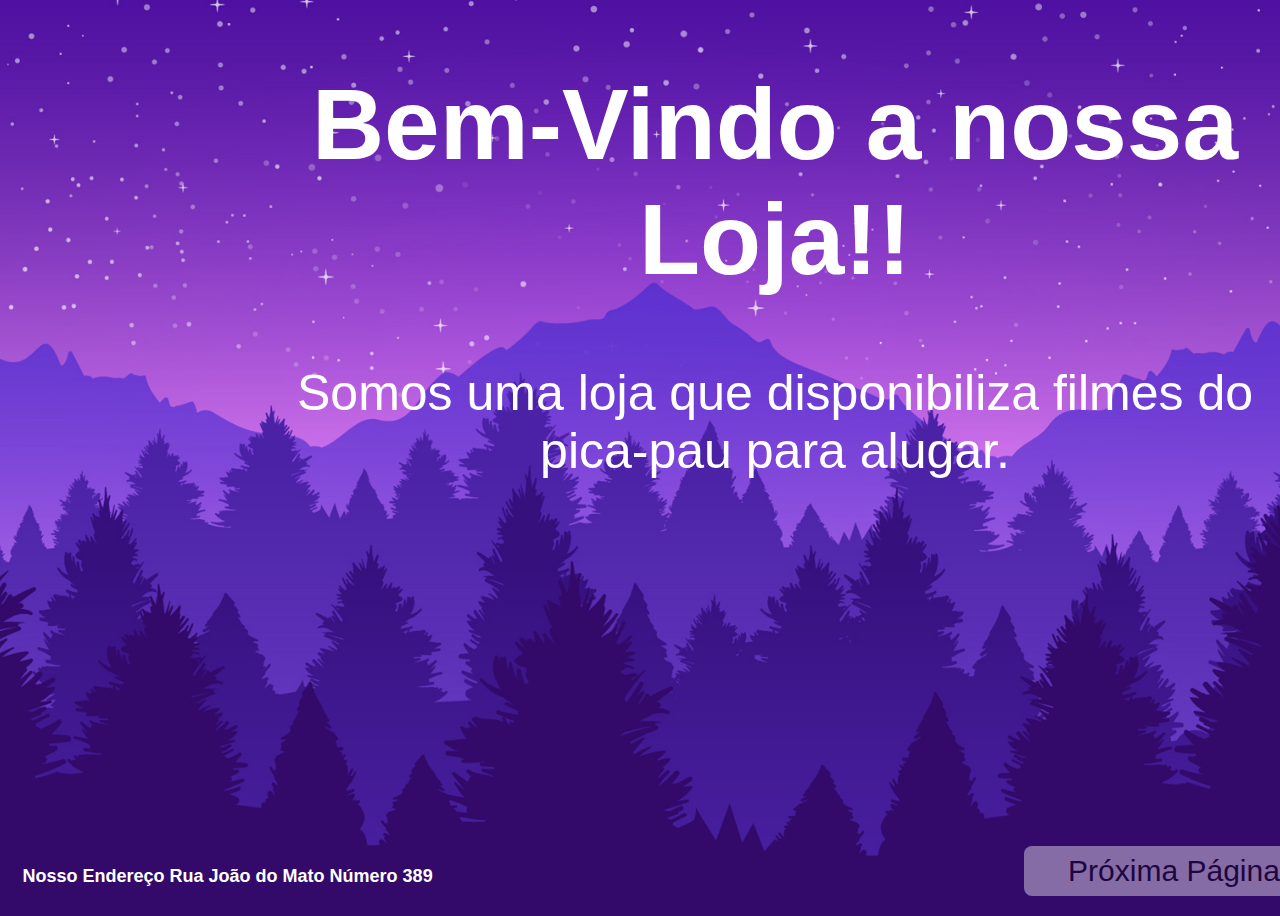
<file: Bem-vindo.html>
<!DOCTYPE html>
<html lang="en">
<head>
    <meta charset="UTF-8">
    <meta name="viewport" content="width=device-width, initial-scale=1.0">
    <link rel="stylesheet" href="Bem-vindo.css">
    <title>Bem-Vindo</title>
</head>
<body>
    <div class="container">
        
        <div class="titulo">
            <h1>Bem-Vindo a nossa Loja!!</h1>
            <p>Somos uma loja que disponibiliza filmes do pica-pau para alugar.</p>
        </div>
        <h2>Nosso Endereço Rua João do Mato Número 389</h2>
        <a href="login.html" target="_blank"><button class="Proxima-Pag">Próxima Página</button></a>
    </div>
</body>
</html>
</file>
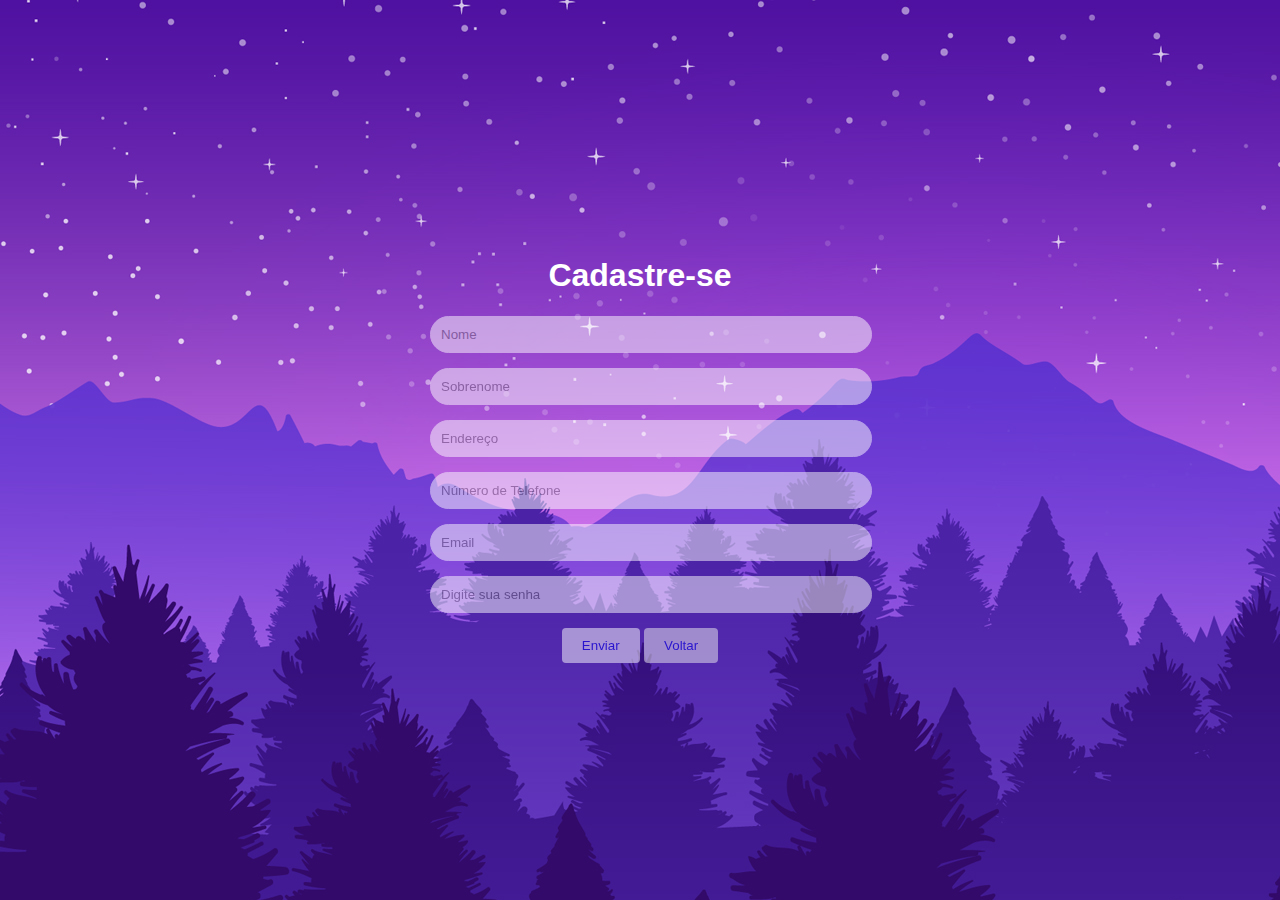
<file: cadastro.html>
<!DOCTYPE html>
<html lang="en">
<head>
    <meta charset="UTF-8">
    <meta name="viewport" content="width=device-width, initial-scale=1.0">
    <link rel="stylesheet" href="cadastro.css">
    <title>Cadastre-se</title>
</head>
<body>


    <div class="form-container">
        <h1 class="list-cad">Cadastre-se</h1>
        <form class="cadastro">
            <div class="form-cadastro">
                <input type="text" placeholder="Nome" class="Nome-Cliente">
            </div>
            
            <div class="form-cadastro">
                <input type="text" placeholder="Sobrenome" class="Sobrenome-Cliente">
            </div>

            <div class="form-cadastro">
                <input type="text" placeholder="Endereço" class="Endereco-Cliente">
            </div>

            <div class="form-cadastro">
                <input type="text" placeholder="Número de Telefone" class="Numero-Cliente">
            </div>

            <div class="form-cadastro">
                <input type="email" placeholder="Email" class="Email-Cliente">
            </div>

            <div class="form-cadastro">
                <input type="password" placeholder="Digite sua senha" class="Senha-Cliente">
            </div>

            <div class="Envia-Cadastro">
                <button class="cadastro-enviado"><a href="Bem-vindo.html">Enviar</a></button>
                <button class="cancela-cadastro"><a href="login.html">Voltar</a></button>
            </div>
        </form>
    </div>
</body>
</html>
</file>
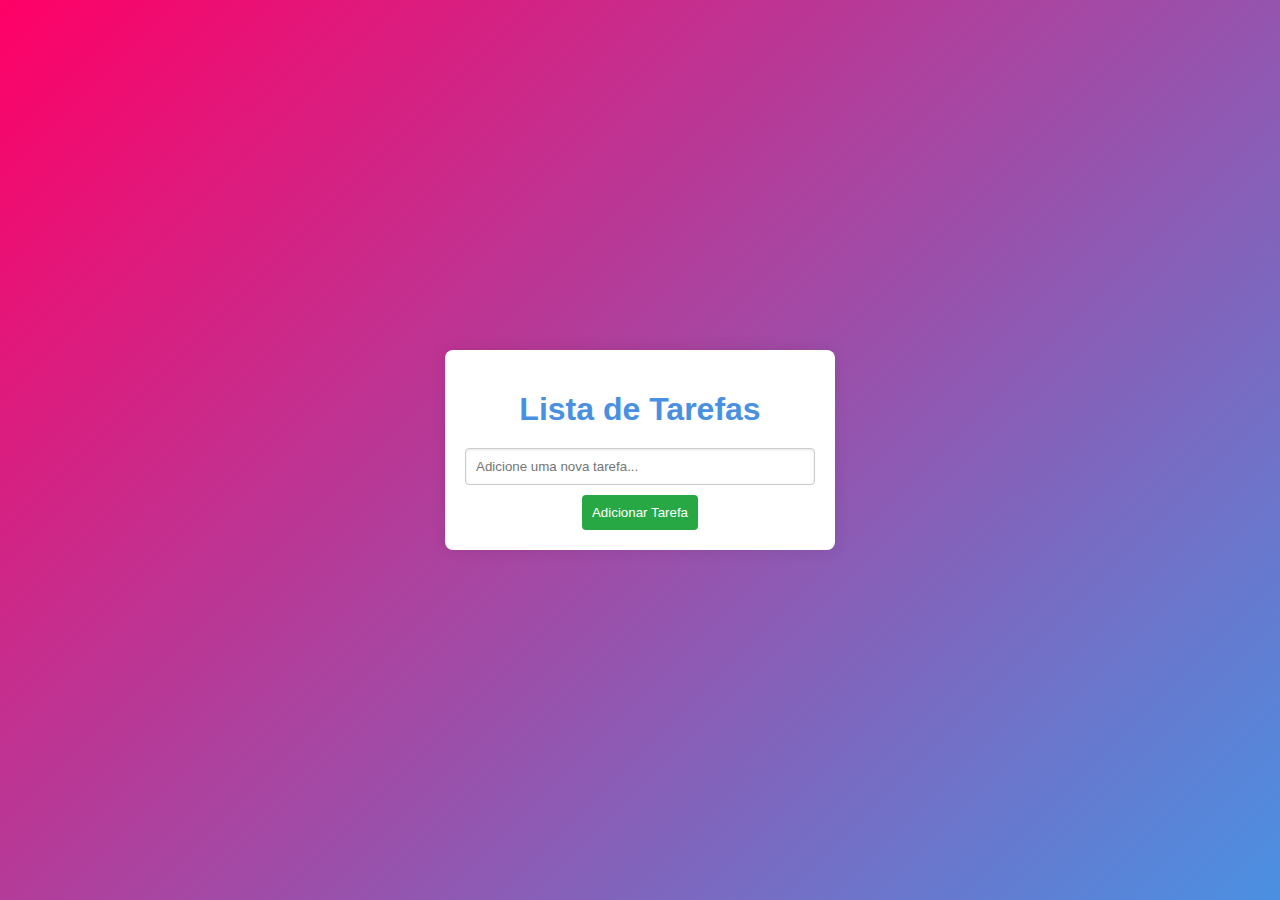
<file: ListadeTarefas.html>
<!DOCTYPE html>
<html lang="pt-BR">
<head>
    <meta charset="UTF-8">
    <meta name="viewport" content="width=device-width, initial-scale=1.0">
    <title>Lista de Tarefas</title>
    <link rel="stylesheet" href="ListadeTarefas.css">
</head>
<body>
    <div class="container">
        <h1>Lista de Tarefas</h1>
        <input type="text" id="new-task" placeholder="Adicione uma nova tarefa...">
        <button id="add-task-button">Adicionar Tarefa</button>
        <ul id="task-list"></ul>
    </div>
    <script src="ListadeTarefas.js"></script>
</body>
</html>
</file>
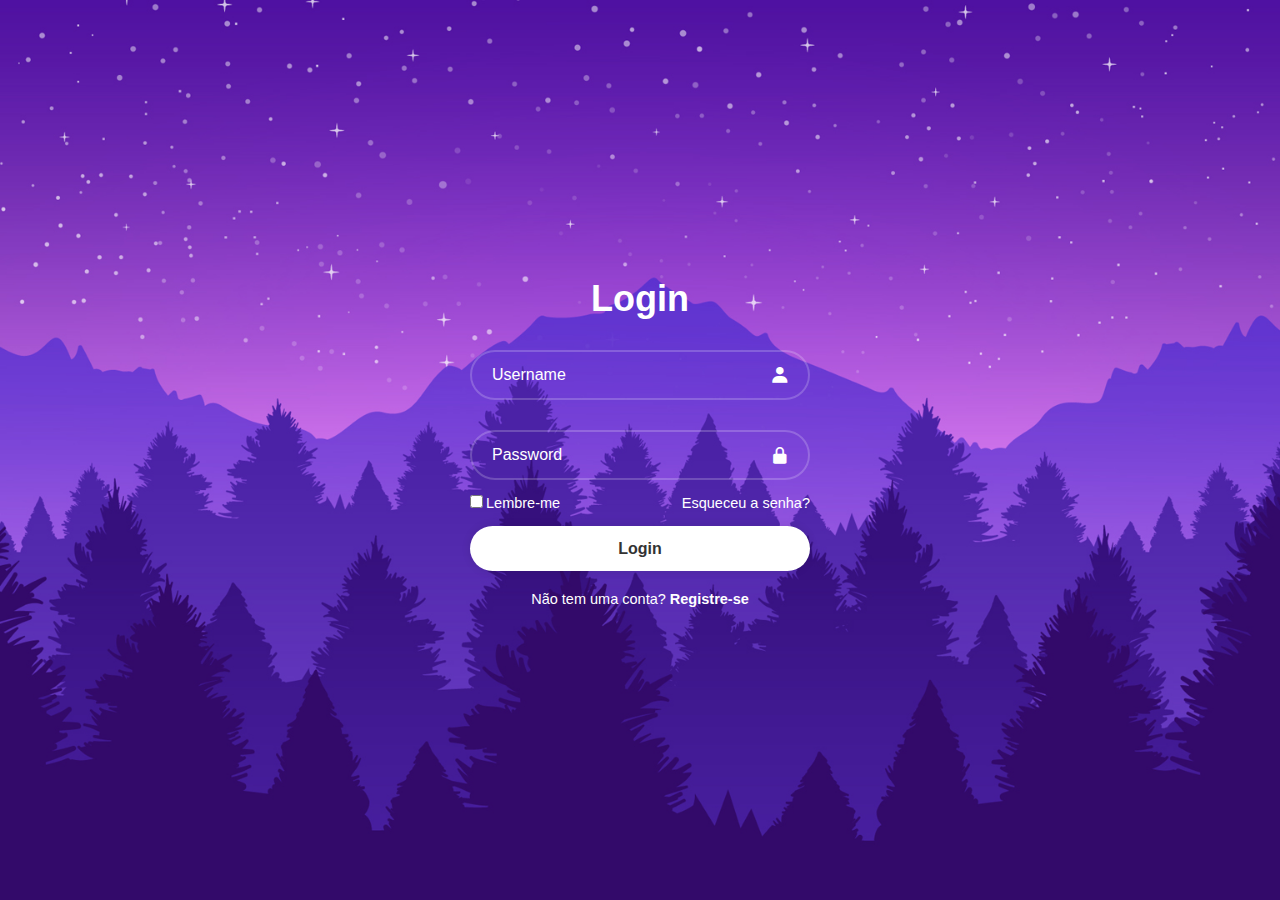
<file: login.html>
<!DOCTYPE html>
<html lang="en">
<head>
    <meta charset="UTF-8">
    <meta name="viewport" content="width=device-width, initial-scale=1.0">
    <link href='https://unpkg.com/boxicons@2.1.4/css/boxicons.min.css' rel='stylesheet'>
    <link rel="icon" type="image/png" href="Logo.png">
    <link rel="stylesheet" href="login.css">
    <title>Login</title>
</head>
<body>

    <div class="wrapper"> 
        <form id="loginForm" action="">
            <h1>Login</h1>
            <div class="input-box"> 
                <input id="username" type="text" placeholder="Username" required>
                <i class='bx bxs-user'></i>
            </div>
            <div class="input-box">
                <input id="password" type="password" placeholder="Password" required>
                <i class='bx bxs-lock-alt'></i>
            </div>

            <div class="remember-forgot">
                <label><input type="checkbox">Lembre-me</label>
                <a href="#">Esqueceu a senha?</a>
            </div>

            <button type="submit" class="btn">Login</button>

            <div class="register-link">
                <p>Não tem uma conta? <a href="cadastro.html">Registre-se</a></p>
            </div>
            <p id="errorMessage" style="color: red; display: none;">Usuário ou senha incorretos</p>
        </form>
    </div>

    <script src="login.js"></script>
</body>
</html>
</file>
<file: Bem-vindo.css>
body{
    display: flex;
    justify-content: center;
    align-items: center;
    min-height: 100vh;

    background: url(img.jpg) no-repeat;
    background-size: cover;
    background-position: center;
}

.titulo{
    font-family: Arial, Helvetica, sans-serif;
    top: 0;
    left: 270px;
    position: absolute;

    text-align: center;
    font-size: 50px;
    color: white;
}

h2{
    position: absolute;
    font-family: Arial, Helvetica, sans-serif;
    top: 94%;
    margin: 20px;
    font-size: large;
    height: 40px;
    color: white;
    left: 0.2%;
}

.Proxima-Pag{
    left: 80%;
    top: 94%;
    position: absolute;
    width: 300px;
    height: 50px;
    
    font-size: 40px;
    text-decoration: none;
    font-size: 30px;
    
    opacity: 0.4;
    cursor: pointer;
    color:black;
    border: none;
    border-radius: 8px;
    background-color: white;
}

.Proxima-Pag:hover{
    color: rgb(255, 255, 255);
    background: transparent;
    outline: none;
    border: none;
    border-radius: 8px;
}

.description{
    margin-left: 10px;
    top: 80%;
    position: absolute;
    font-family: Arial, Helvetica, sans-serif;
}
</file>
<file: cadastro.css>
body {
    background-image: url(img.jpg);
    font-family: Arial, sans-serif;
    display: flex;
    justify-content: center;
    align-items: center;
    height: 100vh;
    margin: 0;
    background-color: #f2f2f2;
}

.form-container {
    position: relative;
    width: 420px;
    padding: 40px 50px;
    background-color: white;
    border: none;
    border-radius: 10px;
    box-shadow: 0 0 0px rgba(0, 0, 0, 0.1);
    overflow: none;
    background: transparent;
}

.form-container::before {
    content: "";
    position: absolute;
    top: 0;
    left: 0;
    width: 100%;
    height: 100%;
    background-size: cover;
    background-repeat: no-repeat;
    background-position: center;
    opacity: 0.2;
    z-index: -1;
}

.cadastro {
    display: flex;
    flex-direction: column;
    opacity: 0.5;
}

.form-cadastro {
    margin-bottom: 15px;
}

.form-cadastro input {
    width: 100%;
    padding: 10px;
    border: 1px solid white;
    border-radius: 30px;
}


.Envia-Cadastro {
    text-align: center;
    text-decoration: none;
}

.cadastro-enviado {
    padding: 10px 20px;
    border: none;
    border-radius: 4px;
    background-color: #4CAF50;
    color: white;
    cursor: pointer;
    background: white;
}

.cadastro-enviado a{
    text-decoration: none;
}

.cadastro-enviado:hover {
    background-color:rgb(156, 154, 154);
    text-decoration: none;
}


.list-cad{  
    text-align: center;
    margin-top: 20px;
    color: white;
    border-radius: 20px;
}


.cancela-cadastro{ 
border: none;
border-radius: 4px;
padding: 10px 20px;
outline: none;
text-decoration: none;
}

.cancela-cadastro a{
    text-decoration: none;
    cursor: pointer;
    border: none;
    outline: none;
}

.cancela-cadastro:hover{
    background-color: rgb(156, 154, 154);
    text-decoration: none;
}
</file>
<file: ListadeTarefas.css>
/* styles.css */

body {
    font-family: Arial, sans-serif;
    background: linear-gradient(135deg, #f06, #4a90e2);
    display: flex;
    justify-content: center;
    align-items: center;
    height: 100vh;
    margin: 0;
    color: #333;
}

.container {
    background: white;
    padding: 20px;
    border-radius: 8px;
    box-shadow: 0 0 15px rgba(0, 0, 0, 0.1);
    width: 350px;
    text-align: center;
}

h1 {
    margin-bottom: 20px;
    color: #4a90e2;
}

input[type="text"] {
    width: calc(100% - 22px);
    padding: 10px;
    margin-bottom: 10px;
    border: 1px solid #ccc;
    border-radius: 4px;
    box-shadow: inset 0 1px 3px rgba(0, 0, 0, 0.1);
}

button {
    padding: 10px;
    background-color: #28a745;
    color: white;
    border: none;
    border-radius: 4px;
    cursor: pointer;
    transition: background-color 0.3s;
}

button:hover {
    background-color: #218838;
}

ul {
    list-style-type: none;
    padding: 0;
    margin: 0;
}

li {
    background: #f9f9f9;
    padding: 10px;
    margin: 5px 0;
    border-radius: 4px;
    display: flex;
    justify-content: space-between;
    align-items: center;
    box-shadow: 0 1px 3px rgba(0, 0, 0, 0.1);
}

li button {
    background: #dc3545;
    border: none;
    color: white;
    padding: 5px 10px;
    border-radius: 4px;
    cursor: pointer;
    transition: background-color 0.3s;
}

li button:hover {
    background: #c82333;
}

li .complete-button {
    background: #007bff;
}

li .complete-button:hover {
    background: #0069d9;
}

.completed {
    text-decoration: line-through;
    color: #6c757d;
}
</file>
<file: login.css>
*{
    margin: 0;
    padding: 0;
    box-sizing: border-box;
    font-family: "Proppins", sans-serif;
}

body{
    display: flex;
    justify-content: center;
    align-items: center;
    min-height: 100vh;
    background: url(img.jpg) no-repeat;
    background-size: cover;
    background-position: center;
}

.wrapper{
    width: 420px;
    background: transparent;
    color: #fff;
    border-radius: 10px;
    padding: 30px 40px;
}

.wrapper h1{
    font-size: 36px;
    text-align: center;
}

.wrapper .input-box{
    position: relative;
    width: 100%;
    height: 50px;
    margin: 30px 0;
}

.input-box input{
    width: 100%;
    height: 100%;
    background: transparent;
    border: none;
    outline: none;
    border: 2px solid rgba(255, 255, 255, .2);
    border-radius: 40px;
    font-size: 16px;
    color: #fff;
    padding: 20px 45px 20px 20px;
}


.input-box input::placeholder{
    color: #fff;
}

.input-box i{
    position: absolute;
    right: 20px;
    top: 50%;
    transform: translateY(-50%);
    font-size: 20px;
}

.wrapper .remember-forgot{
    display: flex;
    justify-content: space-between;
    font-size: 14.5px;
    margin: -15px 0 15px;
}

.remember-forgot label input{
    accent-color: #fff;
    margin-right: 3px;
}

.remember-forgot a{
    color: #fff;
    text-decoration: none;
}

.remember-forgot a:hover{
    text-decoration: underline;
}

.wrapper .btn{
    width: 100%;
    height: 45px;
    background: #fff;
    border: none;
    outline: none;
    border-radius: 40px;
    box-shadow: 0 0 10px rgba(0, 0, 0, .1);
    cursor: pointer;
    font-size: 16px;
    color: #333;
    font-weight: 600;
}

.wrapper .register-link{
    font-size: 14.5px;
    text-align: center;
    margin: 20px 0 15px;
}

.register-link p a {
    color: #fff;
    text-decoration: none;
    font-weight: 600;
}

.register-link p a:hover{
    text-decoration: underline;
}
</file>
